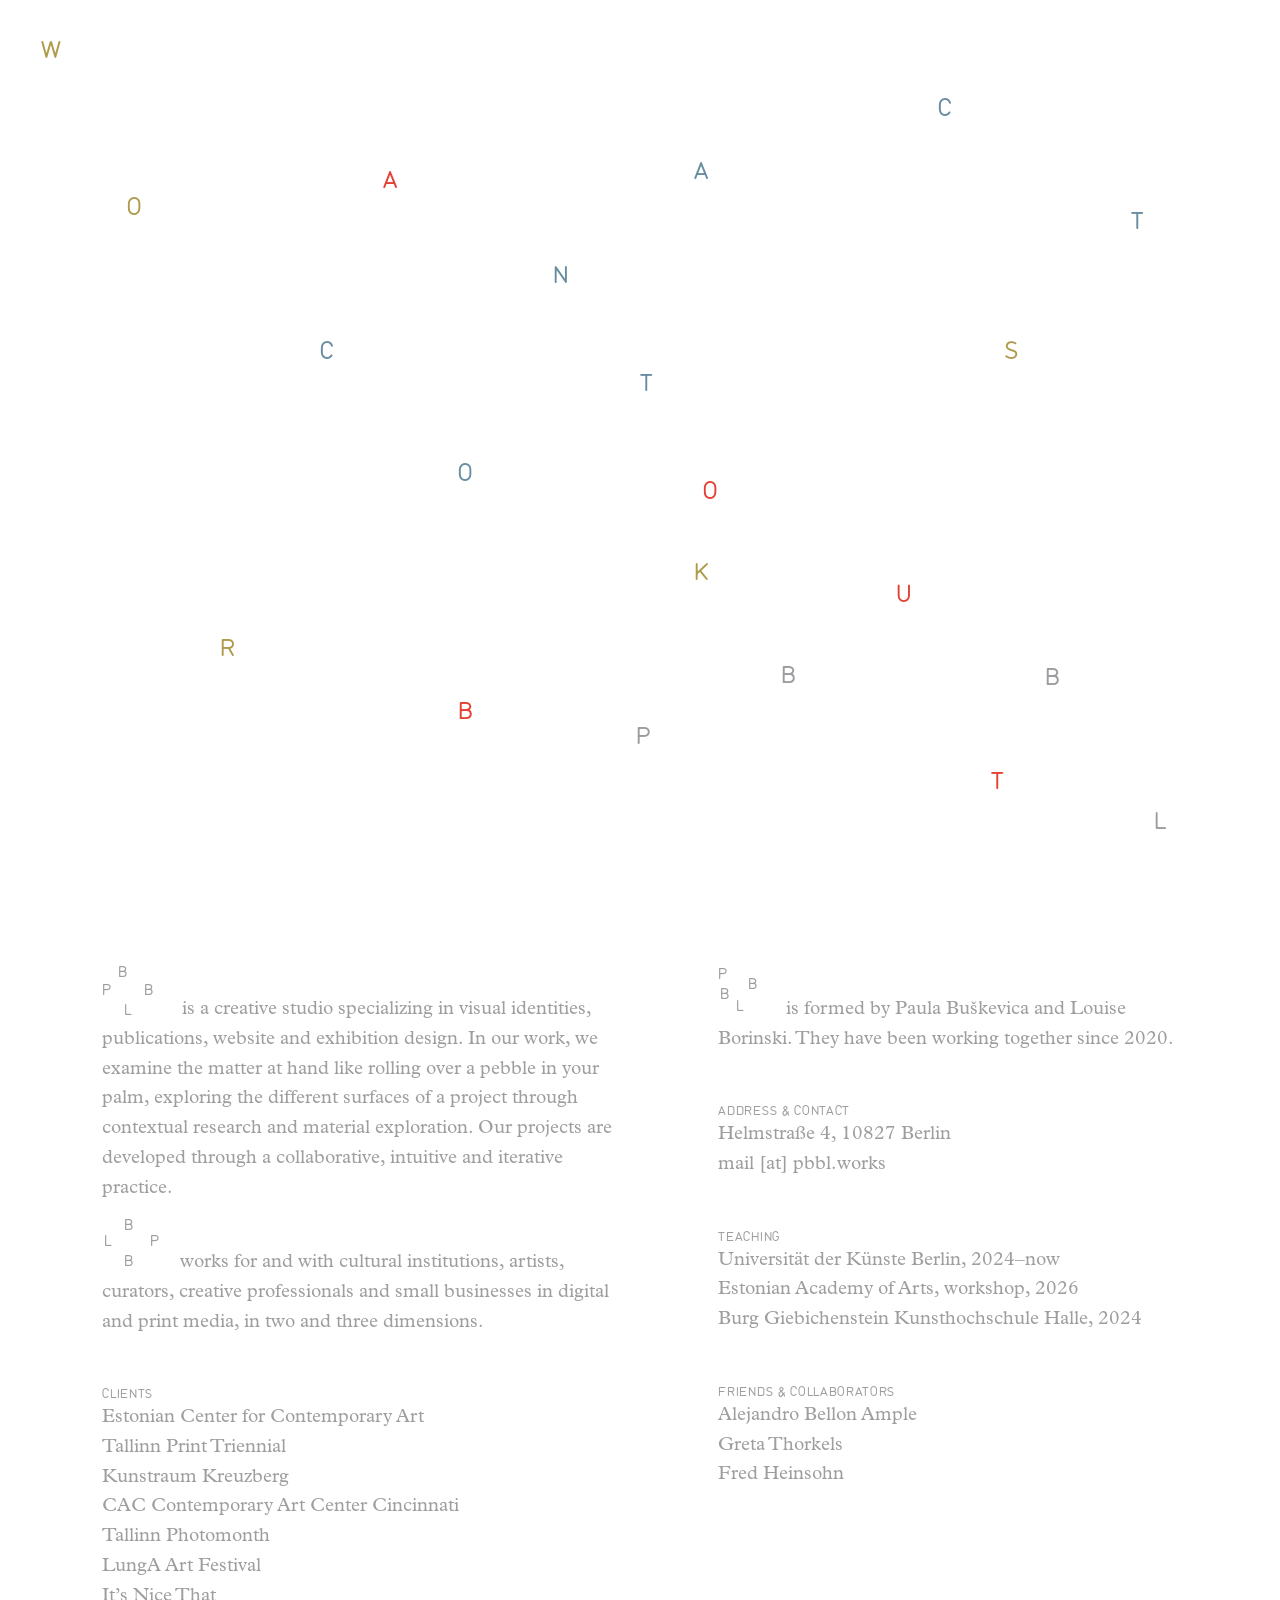
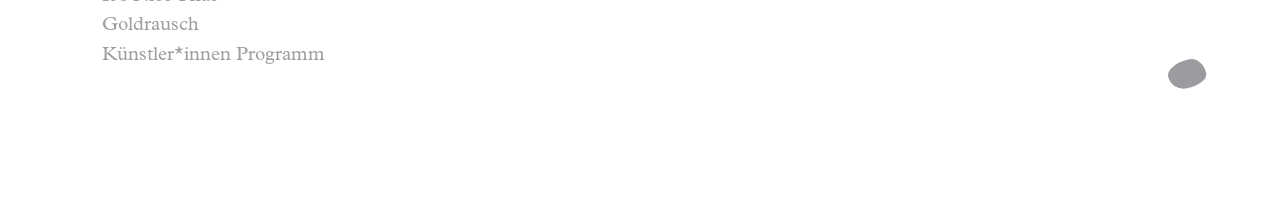
<file: index.html>
<!DOCTYPE html>
<html lang="en">
<head>
  <meta charset="UTF-8">
  <meta name="viewport" content="width=device-width, initial-scale=1.0">
  <title>PBBL — Works</title>
  <link rel="stylesheet" href="styles.css">
</head>
<body>

  <main class="canvas" id="home">
    <!-- WORKS -->
    <a href="works.html" class="scattered-letter works letter-w-works" data-group="works">W</a>
    <a href="works.html" class="scattered-letter works letter-o-works" data-group="works">O</a>
    <a href="works.html" class="scattered-letter works letter-r-works" data-group="works">R</a>
    <a href="works.html" class="scattered-letter works letter-k-works" data-group="works">K</a>
    <a href="works.html" class="scattered-letter works letter-s-works" data-group="works">S</a>

    <!-- ABOUT -->
    <a href="#about" class="scattered-letter about letter-a-about" data-group="about">A</a>
    <a href="#about" class="scattered-letter about letter-b-about" data-group="about">B</a>
    <a href="#about" class="scattered-letter about letter-o-about" data-group="about">O</a>
    <a href="#about" class="scattered-letter about letter-u-about" data-group="about">U</a>
    <a href="#about" class="scattered-letter about letter-t-about" data-group="about">T</a>

    <!-- CONTACT -->
    <a href="#contact" class="scattered-letter contact letter-c1-contact" data-group="contact">C</a>
    <a href="#contact" class="scattered-letter contact letter-o-contact"  data-group="contact">O</a>
    <a href="#contact" class="scattered-letter contact letter-n-contact"  data-group="contact">N</a>
    <a href="#contact" class="scattered-letter contact letter-t1-contact" data-group="contact">T</a>
    <a href="#contact" class="scattered-letter contact letter-a-contact"  data-group="contact">A</a>
    <a href="#contact" class="scattered-letter contact letter-c2-contact" data-group="contact">C</a>
    <a href="#contact" class="scattered-letter contact letter-t2-contact" data-group="contact">T</a>

    <!-- PBBL -->
    <a href="/pbbl" class="scattered-letter pbbl letter-p-pbbl"  data-group="pbbl">P</a>
    <a href="/pbbl" class="scattered-letter pbbl letter-b1-pbbl" data-group="pbbl">B</a>
    <a href="/pbbl" class="scattered-letter pbbl letter-b2-pbbl" data-group="pbbl">B</a>
    <a href="/pbbl" class="scattered-letter pbbl letter-l-pbbl"  data-group="pbbl">L</a>
  </main>

  <!-- About Section -->
  <section class="section-about" id="about">
  <div class="about-grid">

    <!-- LEFT COLUMN -->
    <div class="about-col">

      <!-- Paragraph 1 with Monogram 1 -->
      <div class="about-block">
        <div class="pbbl-monogram monogram-1" aria-label="PBBL">
          <span class="l-b1">B</span>
          <span class="l-p">P</span>
          <span class="l-b2">B</span>
          <span class="l-l">L</span>
        </div>
        <p>
          is a creative studio specializing in visual identities, publications, website and exhibition design. In our work, we examine the matter at hand like rolling over a pebble in your palm, exploring the different surfaces of a project through contextual research and material exploration. Our projects are developed through a collaborative, intuitive and iterative practice.
        </p>
      </div>

      <!-- Paragraph 2 with Monogram 2 -->
      <div class="about-block">
        <div class="pbbl-monogram monogram-2" aria-label="PBBL">
          <span class="l-b1">B</span>
          <span class="l-l">L</span>
          <span class="l-p">P</span>
          <span class="l-b2">B</span>
        </div>
        <p>
          works for and with cultural institutions, artists, curators, creative professionals and small businesses in digital and print media, in two and three dimensions.
        </p>
      </div>

      <!-- Clients List -->
      <div class="about-block">
        <h4>CLIENTS</h4>
        <ul>
          <li>Estonian Center for Contemporary Art</li>
          <li>Tallinn Print Triennial</li>
          <li>Kunstraum Kreuzberg</li>
          <li>CAC Contemporary Art Center Cincinnati</li>
          <li>Tallinn Photomonth</li>
          <li>LungA Art Festival</li>
          <li>It’s Nice That</li>
          <li>Goldrausch</li>
          <li>Künstler*innen Programm</li>
        </ul>
      </div>

    </div>

    <!-- RIGHT COLUMN -->
    <div class="about-col">

      <!-- Paragraph 3 with Monogram 3 -->
      <div class="about-block">
        <div class="pbbl-monogram monogram-3" aria-label="PBBL">
          <span class="l-p">P</span>
          <span class="l-b1">B</span>
          <span class="l-b2">B</span>
          <span class="l-l">L</span>
        </div>
        <p>
          is formed by Paula Buškevica and Louise Borinski. They have been working together since 2020.
        </p>
      </div>

      <!-- Contact -->
      <!-- <div class="about-block">
        <h4>CONTACT</h4>
        <p><a href="mailto:mail@pbbl.works">mail [at] pbbl.works</a></p>
      </div> -->

      <!-- Address -->
      <div class="about-block">
        <h4>ADDRESS & CONTACT</h4>
        <p>Helmstraße 4, 10827 Berlin</p>
        <p>mail [at] pbbl.works</p>
      </div>

      <!-- Teaching List -->
      <div class="about-block">
        <h4>TEACHING</h4>
        <ul>
          <li>Universität der Künste Berlin, 2024–now</li>
                    <li>Estonian Academy of Arts, workshop, 2026</li>
          <li>Burg Giebichenstein Kunsthochschule Halle, 2024</li>
        </ul>
      </div>

      <!-- Collaborators List -->
      <div class="about-block">
        <h4>FRIENDS &amp; COLLABORATORS</h4>
        <ul>
          <li>Alejandro Bellon Ample</li>
          <li>Greta Thorkels</li>
          <li>Fred Heinsohn</li>
        </ul>
      </div>

          <!-- Imprint -->
      <!-- <div class="about-block">
        <h4><button id="open-imprint" class="imprint-trigger" style="background:none;border:none;padding:0;font:inherit;cursor:pointer;text-decoration:underline;text-underline-offset:3px;color:inherit;">IMPRINT</button></h4>
      </div> -->

    </div>

  </div>
  <a href="#home" class="pebble-home-link" aria-label="Back to home" title="Back to home">
    <span class="pebble-shape"></span>
  </a>
</section>

<!-- Fullscreen Contact Overlay -->
<div class="contact-overlay" id="contact-overlay" aria-hidden="true" role="dialog" aria-modal="true">
  <button class="contact-close-btn" id="close-contact" aria-label="Close Contact">
    <span class="pebble-close-icon"></span>
  </button>
  <div class="contact-content">
    <a href="mailto:mail@pbbl.works" class="contact-email">mail[at]pbbl.works</a>
  </div>
</div>

<!-- PBBL Pronunciation Fullscreen Overlay -->
<div class="pronounce-overlay" id="pronounce-overlay" aria-hidden="true">
  <button class="pronounce-close" id="close-pronounce" aria-label="Close overlay">
    <span class="pebble-close-icon"></span>
  </button>
  <div class="pronounce-content">
    <p class="pronounce-text">PBBL can also be pronounced as pebble.</p>
  </div>
</div>

<!-- Impressum Overlay Modal -->
  <div class="imprint-overlay" id="imprint-overlay" aria-hidden="true" role="dialog" aria-modal="true">
    <div class="imprint-modal">
      <button class="imprint-close-btn" id="close-imprint" aria-label="Close Imprint">&times;</button>
      <h3>Angaben gemäß § 5 DDG</h3>
      <p>
        PBBL GbR<br>
        Paula Buškevica &amp; Louise Borinski<br>
        Helmstraße 4<br>
        10827 Berlin<br>
        Deutschland
      </p>

      <h3>Kontakt</h3>
      <p>
        E-Mail: <a href="mailto:mail@pbbl.works">mail@pbbl.works</a><br>
        Telefon: +49 (0) [Ihre Telefonnummer]
      </p>

      <h3>Umsatzsteuer-ID</h3>
      <p>
        Umsatzsteuer-Identifikationsnummer gemäß § 27 a Umsatzsteuergesetz:<br>
        [DE XXXXXXXXX] <!-- Falls vorhanden, sonst Absatz entfernen -->
      </p>

      <h3>Verantwortlich für den Inhalt nach § 18 Abs. 2 MStV</h3>
      <p>
        Paula Buškevica &amp; Louise Borinski<br>
        Helmstraße 4<br>
        10827 Berlin
      </p>

      <h3>Haftung für Inhalte</h3>
      <p>
        Als Diensteanbieter sind wir gemäß § 7 Abs.1 DDG für eigene Inhalte auf diesen Seiten nach den allgemeinen Gesetzen verantwortlich. Nach §§ 8 bis 10 DDG sind wir als Diensteanbieter jedoch nicht verpflichtet, übermittelte oder gespeicherte fremde Informationen zu überwachen.
      </p>

      <h3>Haftung für Links</h3>
      <p>
        Unser Angebot enthält Links zu externen Websites Dritter, auf deren Inhalte wir keinen Einfluss haben. Deshalb können wir für diese fremden Inhalte auch keine Gewähr übernehmen. Für die Inhalte der verlinkten Seiten ist stets der jeweilige Anbieter oder Betreiber der Seiten verantwortlich.
      </p>

      <h3>Urheberrecht</h3>
      <p>
        Die durch die Seitenbetreiber erstellten Inhalte und Werke auf diesen Seiten unterliegen dem deutschen Urheberrecht. Die Vervielfältigung, Bearbeitung, Verbreitung und jede Art der Verwertung außerhalb der Grenzen des Urheberrechtes bedürfen der schriftlichen Zustimmung des jeweiligen Autors bzw. Erstellers.
      </p>
    </div>
  </div>
  <script src="script.js"></script>
</body>
</html>
</file>
<file: styles.css>
* {
  margin: 0;
  padding: 0;
  box-sizing: border-box;
}

html {
  scroll-behavior: smooth;
}

body {
  width: 100vw;
  height: 100vh;
  /* overflow: hidden; */
  background-color: #ffffff;
  font-family: "Din17", Helvetica, Arial, sans-serif;
  /* user-select: none; */
}

@font-face {
  font-family: "Din17";
  src: url("./fonts/Din17-Regular.otf") format("opentype");
  font-weight: 400;
  font-style: normal;
  font-display: swap;
}

@font-face {
  font-family: "PlantinStd";
  src: url("./fonts/PlantinStd.otf") format("opentype");
  font-weight: 500;
  font-style: normal;
  font-display: swap;
}

.canvas {
  position: relative;
  width: 100vw;
  height: 100vh;
}

/* --- SCATTERED LETTERS --- */
.scattered-letter {
  position: absolute;
  transform: translate(-50%, -50%);
  text-decoration: none;
  font-size: clamp(1.2rem, 2vw, 2.2rem);
  font-weight: 300;
  display: flex;
  align-items: center;
  justify-content: center;
  width: 2.2em;
  height: 2.2em;
  cursor: pointer;
  user-select: none;
  -webkit-user-select: none;
    /* Smooth fade-in and return transition */
  transition: opacity 0.45s cubic-bezier(0.25, 1, 0.5, 1), 
              text-decoration 0.2s ease;
}

/* While hovering the canvas, make all other letters disappear */
.canvas.is-hovering .scattered-letter:not(.highlighted) {
  opacity: 0;
  pointer-events: none; /* Prevents hovering/clicking invisible letters */
  pointer-events: none;
  transition: opacity 0.55s cubic-bezier(0.16, 1, 0.3, 1);
}

/* Keep the active group fully visible and underlined */
.canvas.is-hovering .scattered-letter.highlighted {
  opacity: 1;
  text-decoration: none;
  /* text-decoration: underline;
  text-underline-offset: 4px; */
}


/* Color definitions per link */
.works {
  color: #af9b4b;
}

.about {
  color: #e44132;
}

.contact {
  color: #698ca0;
}

.pbbl {
  color: #9b9ba0;
}


/* --- Exact percentage coordinates based on image --- */

/* WORKS (Gold) */
.letter-w-works { left: 4%;  top: 5.5%; }
.letter-o-works { left: 10.5%; top: 23%; }
.letter-r-works { left: 17.8%; top: 72%; }
.letter-k-works { left: 54.8%; top: 63.5%; }
.letter-s-works { left: 79%;   top: 39%; }

/* ABOUT (Red) */
.letter-a-about { left: 30.5%; top: 20%; }
.letter-b-about { left: 36.4%; top: 79%; }
.letter-o-about { left: 55.5%; top: 54.5%; }
.letter-u-about { left: 70.6%; top: 66%; }
.letter-t-about { left: 77.9%; top: 86.8%; }

/* CONTACT (Blue) */
.letter-c1-contact { left: 25.5%; top: 39%; }
.letter-o-contact  { left: 36.3%; top: 52.5%; }
.letter-n-contact  { left: 43.8%; top: 30.5%; }
.letter-t1-contact { left: 50.5%; top: 42.5%; }
.letter-a-contact  { left: 54.8%; top: 19%; }
.letter-c2-contact { left: 73.8%; top: 12%; }
.letter-t2-contact { left: 88.8%; top: 24.5%; }

/* PBBL (Grey) */
.letter-p-pbbl  { left: 50.2%; top: 81.8%; }
.letter-b1-pbbl { left: 61.6%; top: 75%; }
.letter-b2-pbbl { left: 82.2%; top: 75.2%; }
.letter-l-pbbl  { left: 90.6%; top: 91.2%; }


/* --- ABOUT SECTION --- */
#about {
scroll-margin-top: -3vh;
}

.section-about {
  width: 100%;
  min-height: 100vh;
  background-color: #ffffff;
  /* Balanced margins for an editorial reading experience */
  padding: 6rem 8vw 8rem 8vw;
  font-family: "Din17", Helvetica, Arial, sans-serif;
  color: #6a6a6a;
  box-sizing: border-box;
  position: relative;
}

/* Two-Column Grid Layout */
.about-grid {
  display: grid;
  grid-template-columns: 1.15fr 1fr;
  column-gap: 5.5rem;
  row-gap: 4.5rem;
  max-width: 1100px;
  margin: 0;
}

.about-col {
  display: flex;
  flex-direction: column;
  gap: 2.8rem;
}

/* Base text styling */
.about-block {
  font-size: 1.2rem;
  line-height: 1.55;
  font-family: "PlantinStd", Georgia, "Times New Roman", Times, serif;
}

.about-block h4 {
  font-size: 0.85rem;
  font-weight: 400;
  color: #9E9E9E;
  text-transform: uppercase;
  letter-spacing: 0.05em;
  /* margin-bottom: 0.45rem; */
  font-family: "Din17", Helvetica, Arial, sans-serif;
}

.about-block p {
  color: #9E9E9E;
  /* margin-bottom: 0.75rem; */
}

.about-block ul {
  list-style: none;
  padding: 0;
  margin: 0;
}

.about-block li {
  line-height: 1.55;
  color: #9E9E9E;
}

.about-block a {
  color: inherit;
  text-decoration: underline;
  text-underline-offset: 3px;
}

/* --- Scattered Inset Monograms (P B B L) --- */

/* Float the monogram container so text wraps neatly if long, or stays seamlessly inline */
.pbbl-monogram {
     color: #9E9E9E;
  position: relative;
  display: inline-block;
  float: left;
  user-select: none;
  font-size: 1rem;
  font-weight: 300;
  font-family: "Din17", Helvetica, Arial, sans-serif;
    margin-right: 0.6rem;
    margin-top: -32px;
}

.pbbl-monogram span {
  position: absolute;
  line-height: 1;
}

/* Monogram 1 (Top-Left Paragraph: "B top, P left, B right, L bottom") */
.monogram-1 {
  width: 70px;
  height: 52px;
  /* margin-right: 0.75rem;
  margin-top: -3px; */
}
.monogram-1 .l-p  { left: 0px;  top: 18px; }
.monogram-1 .l-b1 { left: 16px; top: 0px; }
.monogram-1 .l-b2 { left: 42px; top: 18px; }
.monogram-1 .l-l  { left: 22px; top: 38px; }

/* Monogram 2 (Second Paragraph: "B top, L left, P right, B bottom") */
.monogram-2 {
  width: 68px;
  height: 52px;
  /* margin-right: 0.75rem;
  margin-top: -3px; */
}
.monogram-2 .l-b1 { left: 22px; top: 0px; }
.monogram-2 .l-l  { left: 2px;  top: 16px; }
.monogram-2 .l-p  { left: 48px; top: 16px; }
.monogram-2 .l-b2 { left: 22px; top: 36px; }

/* Monogram 3 (Right Column Paragraph: "P top-left, B1 bottom-left, B2 top-right, L bottom-right") */
.monogram-3 {
  width: 58px;
  height: 48px;
  /* margin-right: 0.75rem;
  margin-top: -3px; */
}
.monogram-3 .l-p  { left: 0px;  top: 2px; }
.monogram-3 .l-b1 { left: 2px;  top: 22px; }
.monogram-3 .l-b2 { left: 30px; top: 12px; }
.monogram-3 .l-l  { left: 18px; top: 34px; }

/* Responsive view for tablet / mobile screens */
@media (max-width: 800px) {
  .section-about {
    padding: 4rem 1.5rem 6rem 1.5rem;
  }
  .about-grid {
    grid-template-columns: 1fr;
    row-gap: 2.8rem;
  }
}

/* Pebble Link Container */
.pebble-home-link {
  position: absolute;
  right: 5vw;
  bottom: 8vw;
  display: inline-flex;
  align-items: center;
  justify-content: center;
  text-decoration: none;
  cursor: pointer;
  z-index: 10;
  padding: 10px; /* Expands clickable hit-area */
  transition: transform 0.3s cubic-bezier(0.25, 1, 0.5, 1);
}

/* 
 * Irregular, organic pebble shape using asymmetric border-radius.
 * Default color matches the subtle grey/charcoal of PBBL, turns red on hover.
 */
.pebble-shape {
  display: block;
  width: 38px;
  height: 28px;
  background-color: #9b9ba0; /* Soft grey matching the PBBL letters */
  border-radius: 64% 36% 58% 42% / 45% 62% 38% 55%; /* Natural pebble silhouette */
  transform: rotate(-12deg);
  transition: background-color 0.25s ease, transform 0.35s ease;
}

/* Hover effect: turns signature red and nudges slightly */
.pebble-home-link:hover .pebble-shape {
  background-color: #e44132; /* Signature red */
  /* transform: rotate(0deg) scale(1.12); */
}

.pebble-home-link:active .pebble-shape {
  transform: scale(0.95);
}

/* Responsive spacing adjustment */
@media (max-width: 600px) {
  .pebble-home-link {
    right: 2rem;
    bottom: 2rem;
  }
}

/* --- IMPRINT MODAL OVERLAY --- */
.imprint-overlay {
  position: fixed;
  inset: 0;
  width: 100vw;
  height: 100vh;
  background-color: rgba(0, 0, 0, 0.35);
  backdrop-filter: blur(4px);
  display: flex;
  align-items: center;
  justify-content: center;
  z-index: 1000;
  opacity: 0;
  visibility: hidden;
  pointer-events: none;
  transition: opacity 0.25s ease, visibility 0.25s ease;
}

.imprint-overlay.is-open {
  opacity: 1;
  visibility: visible;
  pointer-events: auto;
}

/* Modal Content Card */
.imprint-modal {
  position: relative;
  background: #ffffff;
  /* width: 90%;
  max-width: 620px;
  max-height: 85vh; */
  overflow-y: auto;
  padding: 3rem 2.5rem;
  border-radius: 2px;
  box-shadow: 0 10px 30px rgba(0, 0, 0, 0.08);
  font-family: inherit;
  color: #444;
}

/* Close Button (X) */
.imprint-close-btn {
  position: absolute;
  top: 1.5rem;
  right: 1.5rem;
  background: transparent;
  border: none;
  font-size: 1.4rem;
  font-weight: 300;
  color: #777;
  cursor: pointer;
  line-height: 1;
  padding: 0.2rem;
  transition: color 0.15s ease;
}

.imprint-close-btn:hover {
  color: #000;
}

/* Modal Typography */
.imprint-modal h2 {
  font-size: 1.3rem;
  font-weight: 400;
  letter-spacing: 0.05em;
  margin-bottom: 1.5rem;
  text-transform: uppercase;
}

.imprint-modal h3 {
  font-size: 0.85rem;
  font-weight: 600;
  text-transform: uppercase;
  letter-spacing: 0.05em;
  margin-top: 1.4rem;
  margin-bottom: 0.3rem;
  color: #222;
}

.imprint-modal p {
  font-size: 0.88rem;
  line-height: 1.6;
  color: #666;
  margin-bottom: 0.8rem;
}

.imprint-modal a {
  color: inherit;
  text-decoration: underline;
  text-underline-offset: 3px;
}

/* --- FULLSCREEN CONTACT OVERLAY --- */
.contact-overlay {
  position: fixed;
  inset: 0;
  width: 100vw;
  height: 100vh;
  background-color: #ffffff;
  z-index: 9999;
  display: flex;
  align-items: center;
  justify-content: center;
  opacity: 0;
  visibility: hidden;
  pointer-events: none;
  transition: opacity 0.3s ease, visibility 0.3s ease;
  user-select: none;
  -webkit-user-select: none;
}

.contact-overlay.is-open {
  opacity: 1;
  visibility: visible;
  pointer-events: auto;
}

/* Centered email block */
.contact-content {
  text-align: center;
  padding: 2rem;
  max-width: 90vw;
}

.contact-email {
  color: #698ca0;
  font-size: clamp(2rem, 5.5vw, 5.5rem);
  font-weight: 300;
  text-decoration: none;
  letter-spacing: -0.02em;
  transition: opacity 0.2s ease, text-decoration 0.2s ease;
  word-break: break-all;
  font-family: "PlantinStd", Georgia, "Times New Roman", Times, serif;
  user-select: text;
  -webkit-user-select: text;
}

.contact-email:hover {
  text-decoration: underline;
  text-underline-offset: 8px;
}

/* Button container pinned to top right */
.contact-close-btn {
  position: absolute;
  top: 1.6rem;
  right: 2rem;
  background: transparent;
  border: none;
  cursor: pointer;
  padding: 1.2rem;
  display: flex;
  align-items: center;
  justify-content: center;
  z-index: 10001;
  transition: transform 0.25s ease;
  -webkit-tap-highlight-color: transparent;
}

/* --- TACTILE IRREGULAR PEBBLE CLOSE ICON --- */
.pebble-close-icon {
  position: relative;
  display: block;
  width: 28px;
  height: 22px;
  background-color: #9b9ba0; /* Soft natural stone grey */
  /* Irregular 8-value organic pebble contour */
  border-radius: 64% 36% 58% 42% / 46% 62% 38% 54%;
  transition: background-color 0.25s ease, transform 0.3s ease;
}

.pebble-close-icon::before {
  transform: translate(-50%, -50%) rotate(45deg);
}

.pebble-close-icon::after {
  transform: translate(-50%, -50%) rotate(-45deg);
}

/* Hover: Turns PBBL signature red and subtly rotates */
.contact-close-btn:hover .pebble-close-icon {
  background-color: #e44132;
  transform: rotate(90deg);
}

.contact-close-btn:active {
  transform: scale(0.92);
}

@media (max-width: 768px) {
  .contact-close-btn {
    top: 1.2rem;
    right: 1.2rem;
    padding: 1rem;
  }
}

.pronounce-overlay {
  position: fixed;
  font-family: "PlantinStd", Georgia, "Times New Roman", Times, serif;
  inset: 0;
  background-color: #ffffff;
  z-index: 1000;
  display: flex;
  align-items: center;
  justify-content: center;
  padding: 3rem 8vw;
  opacity: 0;
  visibility: hidden;
  pointer-events: none;
  transition: opacity 0.35s cubic-bezier(0.16, 1, 0.3, 1), visibility 0.35s ease;
  user-select: none;
  -webkit-user-select: none;
}

.pronounce-overlay.is-open {
  opacity: 1;
  visibility: visible;
  pointer-events: auto;
}

.pronounce-content {
  max-width: 1050px;
  text-align: center;
}

/* Big Red Statement Typography */
.pronounce-text {
  color: #9b9ba0;
  font-size: clamp(2.2rem, 5.5vw, 5.5rem);
  font-weight: 400;
  line-height: 1.15;
  letter-spacing: -0.02em;
  margin: 0;
  text-wrap: balance;
}

/* Close Pebble Button */
.pronounce-close {
  position: absolute;
  top: 2rem;
  right: 2.2rem;
  background: transparent;
  border: none;
  cursor: pointer;
  padding: 1.2rem;
  display: flex;
  align-items: center;
  justify-content: center;
  z-index: 1010;
}

.pronounce-close:hover .pebble-close-icon {
  background-color: #e44132; /* Studio signature red */
}

@media (max-width: 768px) {
  .pronounce-overlay {
    padding: 2rem 1.5rem;
  }
  .pronounce-close {
    top: 1.2rem;
    right: 1.2rem;
    padding: 1rem;
  }
}

/* --- WORKS PAGE LAYOUT --- */

body.works-body {
  padding: 3.5rem 5rem; /* Equal left and right padding */
  box-sizing: border-box;
} 

.works-body {
  position: relative;
  background-color: #ffffff;
  min-height: 100vh;
  padding: 3.5rem 7vw 4rem 4vw; /* Space on the right for fixed vertical nav */
  box-sizing: border-box;
  font-family: "PlantinStd", Georgia, "Times New Roman", Times, serif;
}

/* --- VERTICAL RIGHT NAVIGATION --- */
.side-nav {
  position: fixed;
  top: 0;
  right: 0;
  height: 100vh;
  width: 6vw;
  min-width: 50px;
  display: flex;
  flex-direction: column;
  justify-content: space-between;
  align-items: center;
  padding: 3.5rem 0 3.5rem 0;
  box-sizing: border-box;
  z-index: 100;
  user-select: none;
  -webkit-user-select: none;
  font-family: "Din17", Helvetica, Arial, sans-serif;
}

.side-stack {
  display: flex;
  flex-direction: column;
  align-items: center;
  gap: 1.4rem;
  text-decoration: none;
  font-size: 1.05rem;
  font-weight: 300;
  letter-spacing: 0.02em;
  transition: opacity 0.2s ease;
}

/* Grey PBBL stack in top right */
.pbbl-stack {
  color: #9b9ba0;
}

/* Red ABOUT stack in bottom right */
.about-stack {
  color: #e44132;
}

.side-stack:hover span {
  text-decoration: underline;
  text-underline-offset: 4px;
}

/* --- MAIN WORKS DISPLAY --- */
.project-entry {
    margin-bottom: 30vh; /* Space between projects */
    max-width: 900px;
}

.project-entry.is-wide {
  width: -moz-fit-content;
  width: fit-content;
  max-width: 100%;
  margin: 0 auto 30vh;
  display: flex;
  flex-direction: column;
  align-items: center;
}

/* 2. Hero sets the intrinsic width */
.project-entry.is-wide .works-hero {
  display: flex;
  justify-content: center;
  align-items: center;
  gap: 1.5rem; /* Gap between the 2 hero images */
  width: 100%;
}

.project-entry.is-wide .works-hero img {
  height: clamp(320px, 48vh, 520px);
  width: auto;
  display: block;
}

.project-entry.is-wide .works-thumbnails {
  width: 100%;
  display: grid;
  grid-template-columns: repeat(6, 1fr);
  gap: 1.2rem;
    max-width: 950px;
}

/* Ensure each thumbnail image fills its slot */
.project-entry.is-wide .thumb-item {
  width: 100%;
}

.project-entry.is-wide .thumb-item img {
width: 100%;
  height: auto;
  aspect-ratio: 4 / 3;
  object-fit: cover;
  display: block;
}

.works-container {
width: 100%;
  max-width: 1200px;
  margin: 0 auto;
  display: flex;
  flex-direction: column;
  align-items: center;
}

/* Top Row: Cover (Left) + Spread (Right) */
.works-hero {
  display: flex;
  justify-content: center; /* Always centers 1, 2, or more images */
  align-items: center;
  gap: 1.2vw;
  width: 100%;
  margin: 0 auto;
}

.works-hero img {
height: clamp(280px, 50vh, 480px);
  width: auto;
  max-width: 100%;
  object-fit: contain;
  display: block;
}

/* When .works-hero contains only ONE image */
.works-hero img:only-child,
.works-hero > div:only-child img {
  height: clamp(420px, 77vh, 720px); /* Increases vertical and proportional width */
  max-width: 100%;
  width: auto;
  object-fit: contain;
}

/* Editorial Caption */
.works-caption {
font-size: 0.82rem;
  line-height: 1.5;
  color: #2b2b2b;
  text-align: center;
  max-width: 650px;
  margin: 1.5rem auto;
}

.works-caption em {
  font-style: italic;
}

/* Bottom Strip: 4 Equal Columns */
.works-thumbnails {
display: grid;
  grid-template-columns: repeat(4, 1fr);
  gap: 1.2vw;
  width: 100%;
  max-width: 950px; /* Adjust to match the visual footprint of the hero row */
  margin: 0 auto;
}

.thumb-item {
 width: 100%;
  height: auto;
  display: block;
}

.thumb-item img {
  width: 100%;
  height: auto;
  aspect-ratio: 4 / 3;
  object-fit: cover;
  display: block;
}

/* Make gallery items clickable */
.gallery-item {
  cursor: pointer;
}

/* Fullscreen Overlay */
.slideshow-overlay {
position: fixed;
  inset: 0;
  background-color: #D7F2FF;
  z-index: 1000;
  display: flex;
  align-items: center;
  justify-content: center;
  opacity: 0;
  visibility: hidden;
  pointer-events: none;
  /* Smooth color fade when navigating between projects */
  transition: opacity 0.3s ease, background-color 0.35s ease, visibility 0.3s ease;
  user-select: none;
  -webkit-user-select: none;
}

/* Grey overlay background: Every 2nd project (2nd, 4th, ...) */
.slideshow-overlay.is-alt-bg {
  background-color: #ebebeb; /* or your preferred grey hex */
}

.slideshow-overlay.is-active {
  opacity: 1;
  visibility: visible;
  pointer-events: auto;
}

/* Main Image Container */
.slideshow-image-container {
  width: 90vw;
  max-width: 92vw;
  height: 86vh;
  max-height: 88vh;
  display: flex;
  flex-direction: column;
  align-items: center;
  justify-content: center;
  gap: 1.2rem;
}

.slideshow-image-container img {
  width: auto;
  max-width: 100%;
  max-height: calc(86vh - 4rem);
  object-fit: contain;
  display: block;
}

.slideshow-caption {
  font-size: 0.82rem;
  line-height: 1.5;
  color: #2b2b2b;
  text-align: center;
  max-width: 760px;
  margin: 10px 0 0;
  padding: 0 1rem;
}

.slideshow-caption em {
  font-style: italic;
}

/* Base button reset for slideshow controls */
.slideshow-close,
.slideshow-nav {
  position: absolute;
  background: transparent;
  border: none;
  cursor: pointer;
  padding: 1.5rem;
  display: flex;
  align-items: center;
  justify-content: center;
  z-index: 1010;
  transition: transform 0.25s ease, opacity 0.2s ease;
}

/* --- CLOSE PEBBLE (Top Right) --- */
.slideshow-close {
  top: 1.6rem;
  right: 2rem;
}

/* Organic small rounded pebble */
.pebble-close-icon {
  position: relative;
  display: block;
  width: 24px;
  height: 20px;
  background-color: #9b9ba0;
  border-radius: 62% 38% 54% 46% / 48% 65% 35% 52%;
  transition: background-color 0.25s ease, transform 0.3s ease;
}

/* Fine hairline 'x' carved into the stone */
.pebble-close-icon::before,
.pebble-close-icon::after {
  /* content: ""; */
  position: absolute;
  top: 50%;
  left: 50%;
  width: 10px;
  height: 1.5px;
  background-color: #ffffff;
}

.pebble-close-icon::before {
  transform: translate(-50%, -50%) rotate(45deg);
}

.pebble-close-icon::after {
  transform: translate(-50%, -50%) rotate(-45deg);
}

.slideshow-close:hover .pebble-close-icon {
  background-color: #e44132; /* Studio signature red */
  transform: rotate(90deg);
}


/* --- PREV / NEXT PEBBLE ARROWS --- */
.slideshow-prev {
  left: 2rem;
}

.slideshow-next {
  right: 2rem;
}

/* Directional teardrop river pebble (Left) */
.pebble-arrow-left {
  display: block;
  width: 28px;
  height: 14px;
  background-color: #9b9ba0;
  /* Asymmetric contour tapering gently towards the left */
  border-radius: 25% 75% 70% 30% / 50% 60% 40% 50%;
  transform: rotate(5deg);
  transition: background-color 0.25s ease, transform 0.25s ease;
}

/* Directional teardrop river pebble (Right) */
.pebble-arrow-right {
  display: block;
  width: 28px;
  height: 14px;
  background-color: #9b9ba0;
  /* Asymmetric contour tapering gently towards the right */
  border-radius: 75% 25% 30% 70% / 60% 50% 50% 40%;
  transform: rotate(-5deg);
  transition: background-color 0.25s ease, transform 0.25s ease;
}

/* Hover States: slight tactile push & color shift to red */
.slideshow-prev:hover .pebble-arrow-left {
  background-color: #e44132;
  /* transform: translateX(-4px) scale(1.12); */
}

.slideshow-next:hover .pebble-arrow-right {
  background-color: #e44132;
  /* transform: translateX(4px) scale(1.12); */
}

/* .slideshow-close:active,
.slideshow-nav:active {
  transform: scale(0.92);
} */

@media (max-width: 768px) {
  .slideshow-image-container {
    height: 62vh;
    max-height: 64vh;
  }

  .slideshow-image-container img {
    max-height: calc(62vh - 3.5rem);
  }

  .slideshow-caption {
    font-size: 0.75rem;
  }

  .project-entry.is-wide .works-thumbnails {
    grid-template-columns: repeat(2, 1fr);
    gap: 0.75rem;
  }
  
  .slideshow-prev {
    left: 0.5rem;
  }
  .slideshow-next {
    right: 0.5rem;
  }

  body.works-body {
    padding: 1.5rem 1.25rem 4rem 1.25rem;
  }

  /* 2. Top Navigation for Mobile (horizontal instead of fixed vertical right) */
  .side-nav {
    position: static;
    height: auto;
    width: 100%;
    min-width: 0;
    flex-direction: row;
    justify-content: space-between;
    padding: 0 0 2rem 0;
  }

  .side-stack {
    flex-direction: row;
    gap: 0.5rem;
    font-size: 0.95rem;
  }

  /* 3. Hero items stack vertically on phones */
  .works-hero {
    height: auto !important;
    min-height: 0 !important;
    display: flex;
    flex-direction: column;
    align-items: center;
  }

  /* Reset all fixed/clamp height constraints on mobile */
  .works-hero img,
  .works-hero img:only-child,
  .works-hero > div:only-child img {
    width: 100% !important;
    max-width: 100% !important;
    height: auto !important;         /* Let aspect-ratio determine height */
    min-height: 0 !important;        /* Clear any inherited min-height */
    max-height: none !important;
    display: block;
  }

  /* Keep the spacing between hero, caption, and thumbnails tight & consistent */
  .works-caption {
    margin-top: 1.25rem !important;
    margin-bottom: 1.75rem !important;
    font-size: 0.78rem;
    padding: 0 0.5rem;
  }

 /* .works-hero img {
    max-height: 44vh;
  } */

  /* 4. Thumbnails grid (2 columns for phones) */
  .works-thumbnails {
    grid-template-columns: repeat(2, 1fr);
    gap: 0.75rem;
    max-width: 100%;
  }

  /* 5. Slideshow overlay sizing & positioning */
  .slideshow-image-container {
    width: 94vw;
    height: 70vh;
    max-height: 72vh;
  }

  /* Expand touch hit-areas for pebble buttons */
  .slideshow-close,
  .slideshow-nav {
    padding: 1.2rem;
    -webkit-tap-highlight-color: transparent;
  }

  .slideshow-close {
    top: 1rem;
    right: 1rem;
  }

  .slideshow-prev,
  .slideshow-next {
    position: absolute;
    top: auto;
    bottom: 6vh; /* Distance from bottom of screen */
    padding: 1rem 1.5rem;
  }

  /* Move arrows closer to bottom/edges so they don't cover vertical book pages */
 .slideshow-prev {
    /* left: calc(50% - 10px); */
    right: auto;
  }

 .slideshow-next {
    /* right: calc(50% - 10px); */
    left: auto;
  }

  /* Slightly scale down pebble shapes for small screens */
  .pebble-close-icon {
    width: 22px;
    height: 18px;
  }

  .pebble-arrow-left,
  .pebble-arrow-right {
    width: 24px;
    height: 12px;
  }
}
</file>
